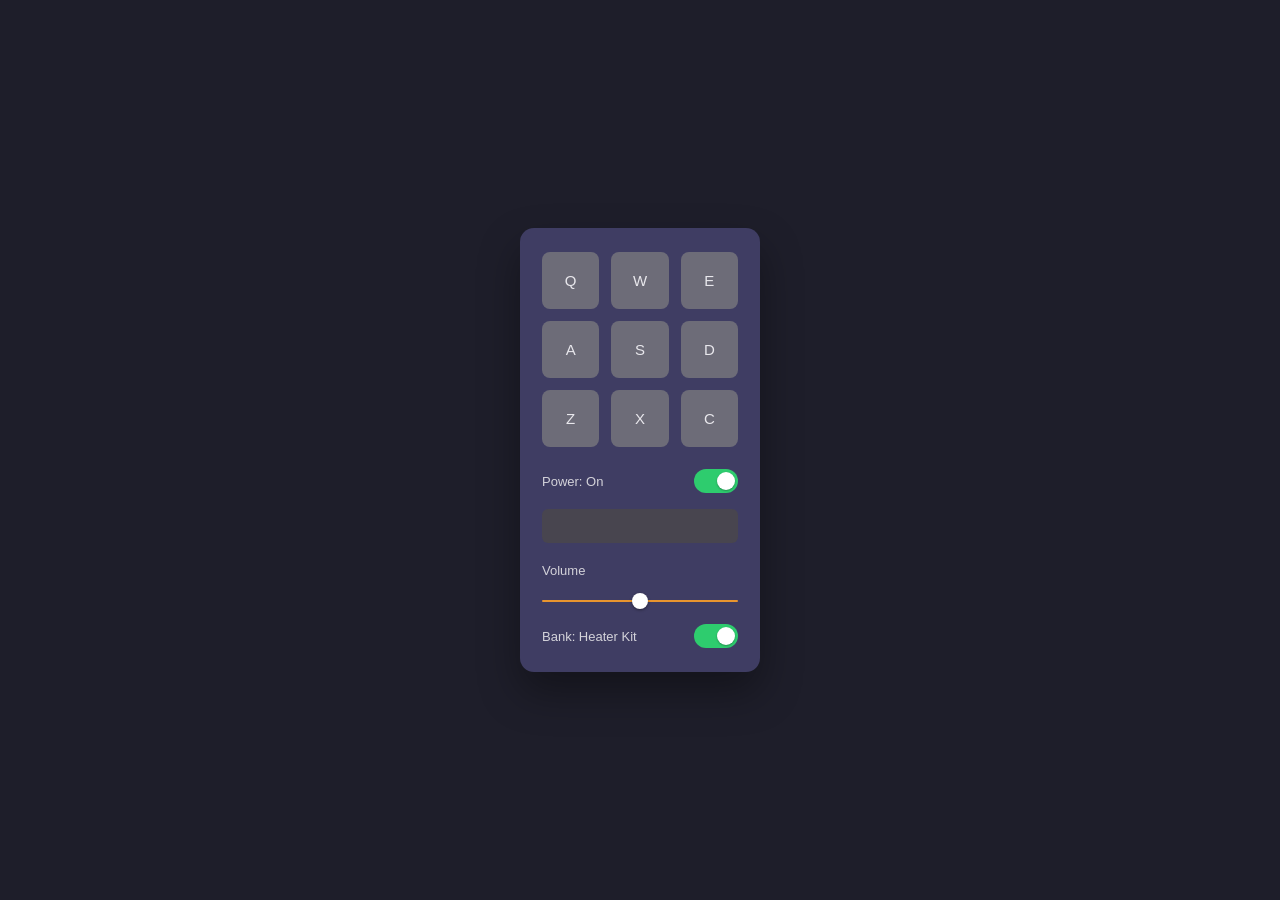
<file: JavaScript/Drum Machine (Certification Project)/index.html>
<!doctype html>
<html lang="en">
  <head>
    <meta charset="UTF-8" />
    <meta name="viewport" content="width=device-width, initial-scale=1.0" />
    <title>Drum Machine</title>
    <link rel="stylesheet" href="styles.css" />
  </head>
  <body>
    <div class="device" id="drum-machine">
      <div class="pads" id="pad-bank">
        <button class="pad drum-pad" id="Heater-1">
          Q
          <audio
            class="clip"
            id="Q"
            src="https://cdn.freecodecamp.org/curriculum/drum/Heater-1.mp3"
          ></audio>
        </button>
        <button class="pad drum-pad" id="Heater-2">
          W
          <audio
            class="clip"
            id="W"
            src="https://cdn.freecodecamp.org/curriculum/drum/Heater-2.mp3"
          ></audio>
        </button>
        <button class="pad drum-pad" id="Heater-3">
          E
          <audio
            class="clip"
            id="E"
            src="https://cdn.freecodecamp.org/curriculum/drum/Heater-3.mp3"
          ></audio>
        </button>
        <button class="pad drum-pad" id="Heater-4">
          A
          <audio
            class="clip"
            id="A"
            src="https://cdn.freecodecamp.org/curriculum/drum/Heater-4_1.mp3"
          ></audio>
        </button>
        <button class="pad drum-pad" id="Clap">
          S
          <audio
            class="clip"
            id="S"
            src="https://cdn.freecodecamp.org/curriculum/drum/Heater-6.mp3"
          ></audio>
        </button>
        <button class="pad drum-pad" id="Open-HH">
          D
          <audio
            class="clip"
            id="D"
            src="https://cdn.freecodecamp.org/curriculum/drum/Dsc_Oh.mp3"
          ></audio>
        </button>
        <button class="pad drum-pad" id="Kick-n-Hat">
          Z
          <audio
            class="clip"
            id="Z"
            src="https://cdn.freecodecamp.org/curriculum/drum/Kick_n_Hat.mp3"
          ></audio>
        </button>
        <button class="pad drum-pad" id="Kick">
          X
          <audio
            class="clip"
            id="X"
            src="https://cdn.freecodecamp.org/curriculum/drum/RP4_KICK_1.mp3"
          ></audio>
        </button>
        <button class="pad drum-pad" id="Closed-HH">
          C
          <audio
            class="clip"
            id="C"
            src="https://cdn.freecodecamp.org/curriculum/drum/Cev_H2.mp3"
          ></audio>
        </button>
      </div>

      <div class="row">
        <span class="label">Power: On</span>
        <button
          class="switch on"
          onclick="this.classList.toggle('on')"
        ></button>
      </div>

      <p class="screen" id="display"></p>

      <div class="volume-block">
        <div class="volume-label">Volume</div>
        <input type="range" min="0" max="100" value="50" />
      </div>

      <div class="row">
        <span class="label">Bank: Heater Kit</span>
        <button
          class="switch on"
          onclick="this.classList.toggle('on')"
        ></button>
      </div>
    </div>

    <script src="script.js"></script>
  </body>
</html>
</file>
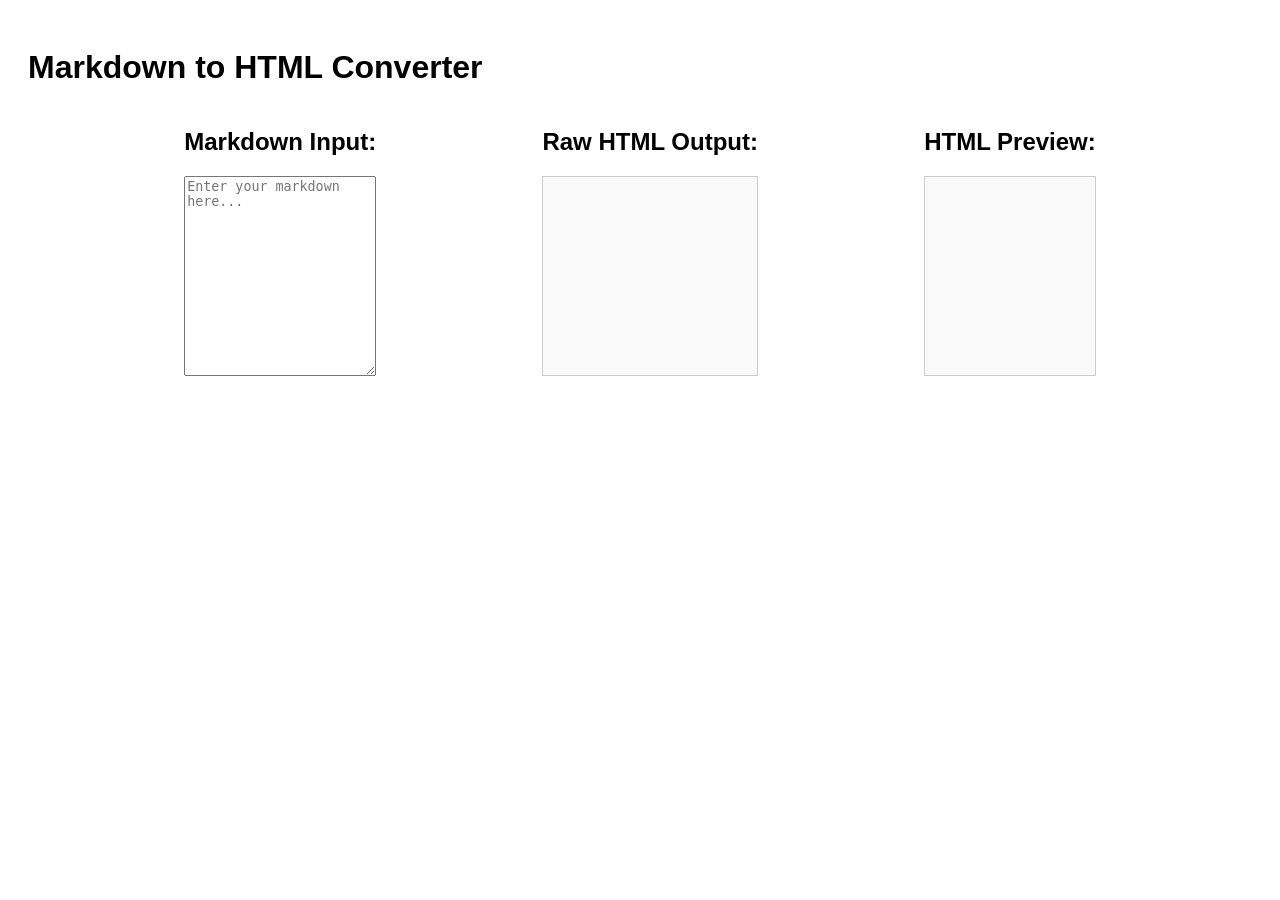
<file: JavaScript/Markdown to HTML Converter (Certification Project)/index.html>
<!doctype html>
<html lang="en">
  <head>
    <meta charset="UTF-8" />
    <meta name="viewport" content="width=device-width, initial-scale=1.0" />
    <title>Markdown to HTML Converter</title>
    <link rel="stylesheet" href="styles.css" />
  </head>

  <body>
    <h1>Markdown to HTML Converter</h1>
    <div id="container">
      <div class="container">
        <h2>Markdown Input:</h2>
        <textarea
          id="markdown-input"
          placeholder="Enter your markdown here..."
        ></textarea>
      </div>
      <div class="container">
        <h2>Raw HTML Output:</h2>
        <div id="html-output"></div>
      </div>
      <div class="container">
        <h2>HTML Preview:</h2>
        <div id="preview"></div>
      </div>
    </div>
    <script src="script.js"></script>
  </body>
</html>
</file>
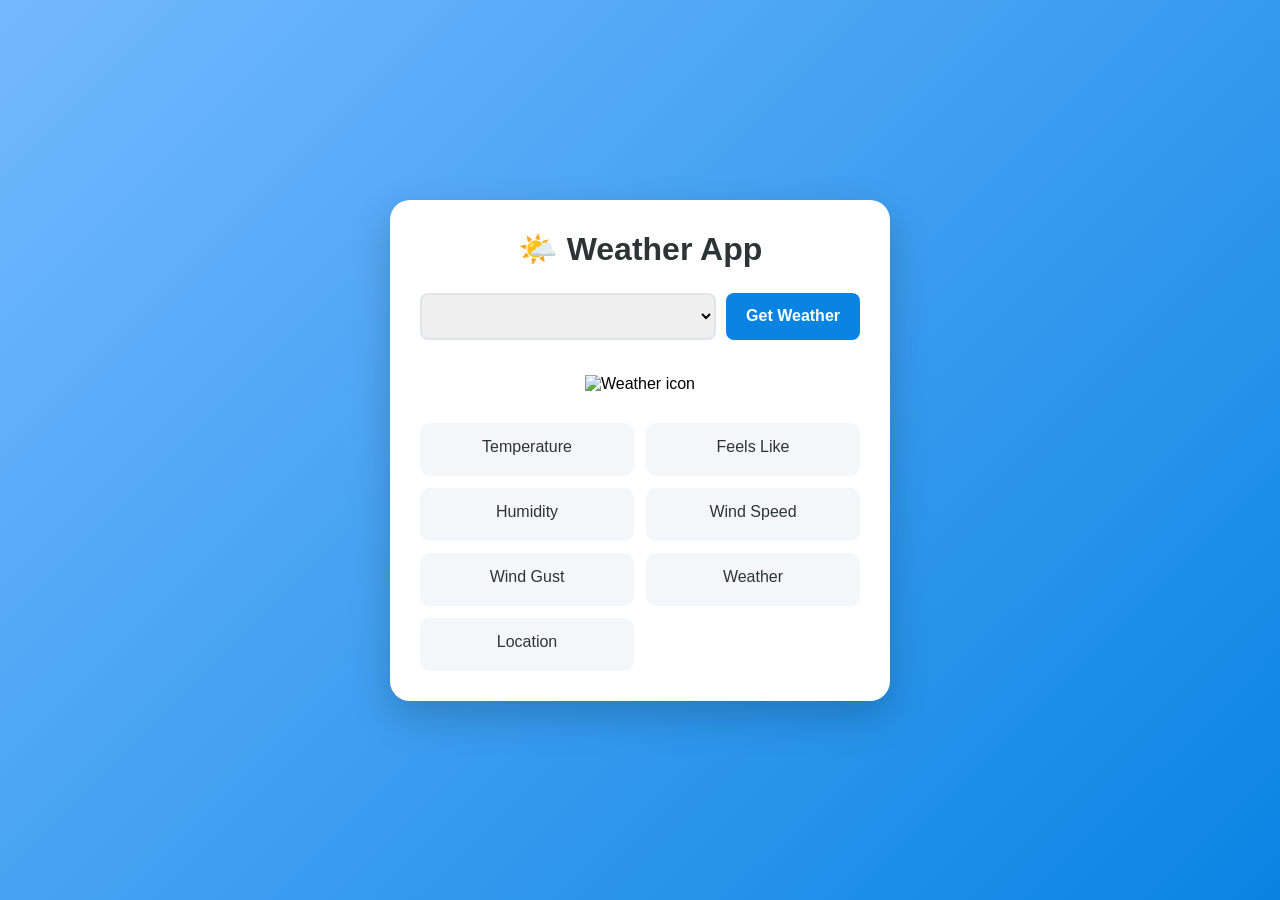
<file: JavaScript/Weather App (Certification Project)/index.html>
<!DOCTYPE html>
<html lang="en">
<head>
  <meta charset="UTF-8" />
  <meta name="viewport" content="width=device-width, initial-scale=1.0" />
  <link rel="stylesheet" href="styles.css" />
  <title>Weather App</title>
</head>
<body>
  <div class="weather-app">
  <h1>🌤️ Weather App</h1>

  <div class="controls">
    <select id="city-select">
      <option value=""></option>
      <option value="new york">New York</option>
      <option value="los angeles">Los Angeles</option>
      <option value="chicago">Chicago</option>
      <option value="paris">Paris</option>
      <option value="tokyo">Tokyo</option>
      <option value="london">London</option>
    </select>

    <button id="get-weather-btn">Get Weather</button>
  </div>

  <div id="weather-container">
    <img id="weather-icon" alt="Weather icon">

    <div class="weather-info">
      <p>Temperature <span id="main-temperature"></span></p>
      <p>Feels Like <span id="feels-like"></span></p>
      <p>Humidity <span id="humidity"></span></p>
      <p>Wind Speed <span id="wind"></span></p>
      <p>Wind Gust <span id="wind-gust"></span></p>
      <p>Weather <span id="weather-main"></span></p>
      <p>Location <span id="location"></span></p>
    </div>
  </div>
</div>
  <script src="script.js"></script>

</body>
</html>
</file>
<file: JavaScript/Drum Machine (Certification Project)/styles.css>
:root {
    --bg: #1e1e2a;
    --panel: #3f3d63;
    --pad: #6d6c78;
    --pad-hover: #7c7b88;
    --pad-active: #8b8a96;
    --text: #e8e7ec;
    --text-dim: #d4d3da;
    --screen: #48454f;
    --green: #2ecc6e;
    --orange: #e8952e;
  }
 
  * { box-sizing: border-box; }
 
  html, body {
    height: 100%;
    margin: 0;
    background: var(--bg);
    display: flex;
    align-items: center;
    justify-content: center;
    font-family: -apple-system, BlinkMacSystemFont, "Segoe UI", Roboto, Helvetica, Arial, sans-serif;
  }
 
  .device {
    width: 240px;
    background: var(--panel);
    border-radius: 14px;
    padding: 24px 22px;
    box-shadow: 0 20px 40px rgba(0,0,0,0.35);
  }
 
  .pads {
    display: grid;
    grid-template-columns: repeat(3, 1fr);
    gap: 12px;
    margin-bottom: 22px;
  }
 
  .pad {
    aspect-ratio: 1 / 1;
    background: var(--pad);
    border: none;
    border-radius: 8px;
    color: var(--text);
    font-size: 15px;
    font-weight: 500;
    cursor: pointer;
    display: flex;
    align-items: center;
    justify-content: center;
    transition: background 0.12s ease, transform 0.08s ease;
  }
 
  .pad:hover { background: var(--pad-hover); }
  .pad:active { background: var(--pad-active); transform: scale(0.96); }
 
  .row {
    display: flex;
    align-items: center;
    justify-content: space-between;
    margin-bottom: 16px;
  }
 
  .row .label {
    font-size: 13px;
    color: var(--text-dim);
  }
 
  .screen {
    height: 34px;
    background: var(--screen);
    border-radius: 6px;
    margin: 0 0 20px 0;
    display: flex;
    align-items: center;
    justify-content: center;
    font-size: 12px;
    color: var(--text-dim);
    letter-spacing: 0.03em;
  }
 
  .pad.pad-hit {
    background: var(--pad-active);
  }
 
  /* Toggle switch */
  .switch {
    position: relative;
    width: 44px;
    height: 24px;
    background: #666479;
    border-radius: 999px;
    border: none;
    cursor: pointer;
    padding: 0;
    transition: background 0.15s ease;
  }
 
  .switch.on { background: var(--green); }
 
  .switch::before {
    content: "";
    position: absolute;
    top: 3px;
    left: 3px;
    width: 18px;
    height: 18px;
    background: #fff;
    border-radius: 50%;
    transition: left 0.15s ease;
    box-shadow: 0 1px 2px rgba(0,0,0,0.3);
  }
 
  .switch.on::before { left: 23px; }
 
  /* Volume slider */
  .volume-block { margin-bottom: 18px; }
 
  .volume-label {
    font-size: 13px;
    color: var(--text-dim);
    margin-bottom: 10px;
  }
 
  input[type="range"] {
    -webkit-appearance: none;
    appearance: none;
    width: 100%;
    height: 2px;
    background: var(--orange);
    border-radius: 999px;
    outline: none;
    margin: 0;
  }
 
  input[type="range"]::-webkit-slider-thumb {
    -webkit-appearance: none;
    appearance: none;
    width: 16px;
    height: 16px;
    border-radius: 50%;
    background: #fff;
    border: none;
    cursor: pointer;
    box-shadow: 0 1px 3px rgba(0,0,0,0.4);
  }
 
  input[type="range"]::-moz-range-thumb {
    width: 16px;
    height: 16px;
    border-radius: 50%;
    background: #fff;
    border: none;
    cursor: pointer;
    box-shadow: 0 1px 3px rgba(0,0,0,0.4);
  }
 
  .row:last-child { margin-bottom: 0; }
</file>
<file: JavaScript/Markdown to HTML Converter (Certification Project)/styles.css>
* {
  box-sizing: border-box;
}
body {
  font-family: Arial, sans-serif;
  padding: 20px;
}
#markdown-input {
  width: 100%;
  height: 100px;
}
#html-output,
#preview {
  height: 100px;
  display: inline-block;
  width: 100%;
  border: 1px solid #ccc;
  padding: 10px;
  margin: auto;
  white-space: pre-wrap;
  background-color: #f9f9f9;
}
@media (min-width: 600px) {
  #markdown-input,
  #html-output,
  #preview {
    height: 200px;
    margin: 0;
  }
  #container {
    display: flex;
    justify-content: space-evenly;
    gap: 10px;
  }
}
</file>
<file: JavaScript/Weather App (Certification Project)/styles.css>
* {
  box-sizing: border-box;
  margin: 0;
  padding: 0;
}

body {
  min-height: 100vh;
  font-family: Arial, sans-serif;
  display: flex;
  justify-content: center;
  align-items: center;
  background: linear-gradient(135deg, #74b9ff, #0984e3);
  padding: 20px;
}

.weather-app {
  width: 100%;
  max-width: 500px;
  background: white;
  padding: 30px;
  border-radius: 20px;
  box-shadow: 0 15px 40px rgba(0, 0, 0, 0.2);
}

h1 {
  text-align: center;
  margin-bottom: 25px;
  color: #2d3436;
}

.controls {
  display: flex;
  gap: 10px;
  margin-bottom: 25px;
}

select {
  flex: 1;
  padding: 12px;
  border: 2px solid #dfe6e9;
  border-radius: 8px;
  font-size: 16px;
  outline: none;
  cursor: pointer;
}

select:focus {
  border-color: #0984e3;
}

button {
  padding: 12px 20px;
  border: none;
  border-radius: 8px;
  background: #0984e3;
  color: white;
  font-size: 16px;
  font-weight: bold;
  cursor: pointer;
  transition: 0.2s;
}

button:hover {
  background: #0873c4;
  transform: translateY(-2px);
}

button:active {
  transform: translateY(0);
}

#weather-container {
  text-align: center;
  padding-top: 10px;
}

#weather-icon {
  width: 100px;
  height: 100px;
  margin-bottom: 10px;
}

.weather-info {
  display: grid;
  grid-template-columns: repeat(2, 1fr);
  gap: 12px;
  margin-top: 20px;
}

.weather-info p {
  background: #f5f6fa;
  padding: 15px 10px;
  border-radius: 10px;
  color: #2d3436;
}

.weather-info span {
  display: block;
  margin-top: 5px;
  font-size: 18px;
  font-weight: bold;
  color: #0984e3;
}

@media (max-width: 500px) {
  .controls {
    flex-direction: column;
  }

  .weather-info {
    grid-template-columns: 1fr;
  }

  button {
    width: 100%;
  }
}
</file>
